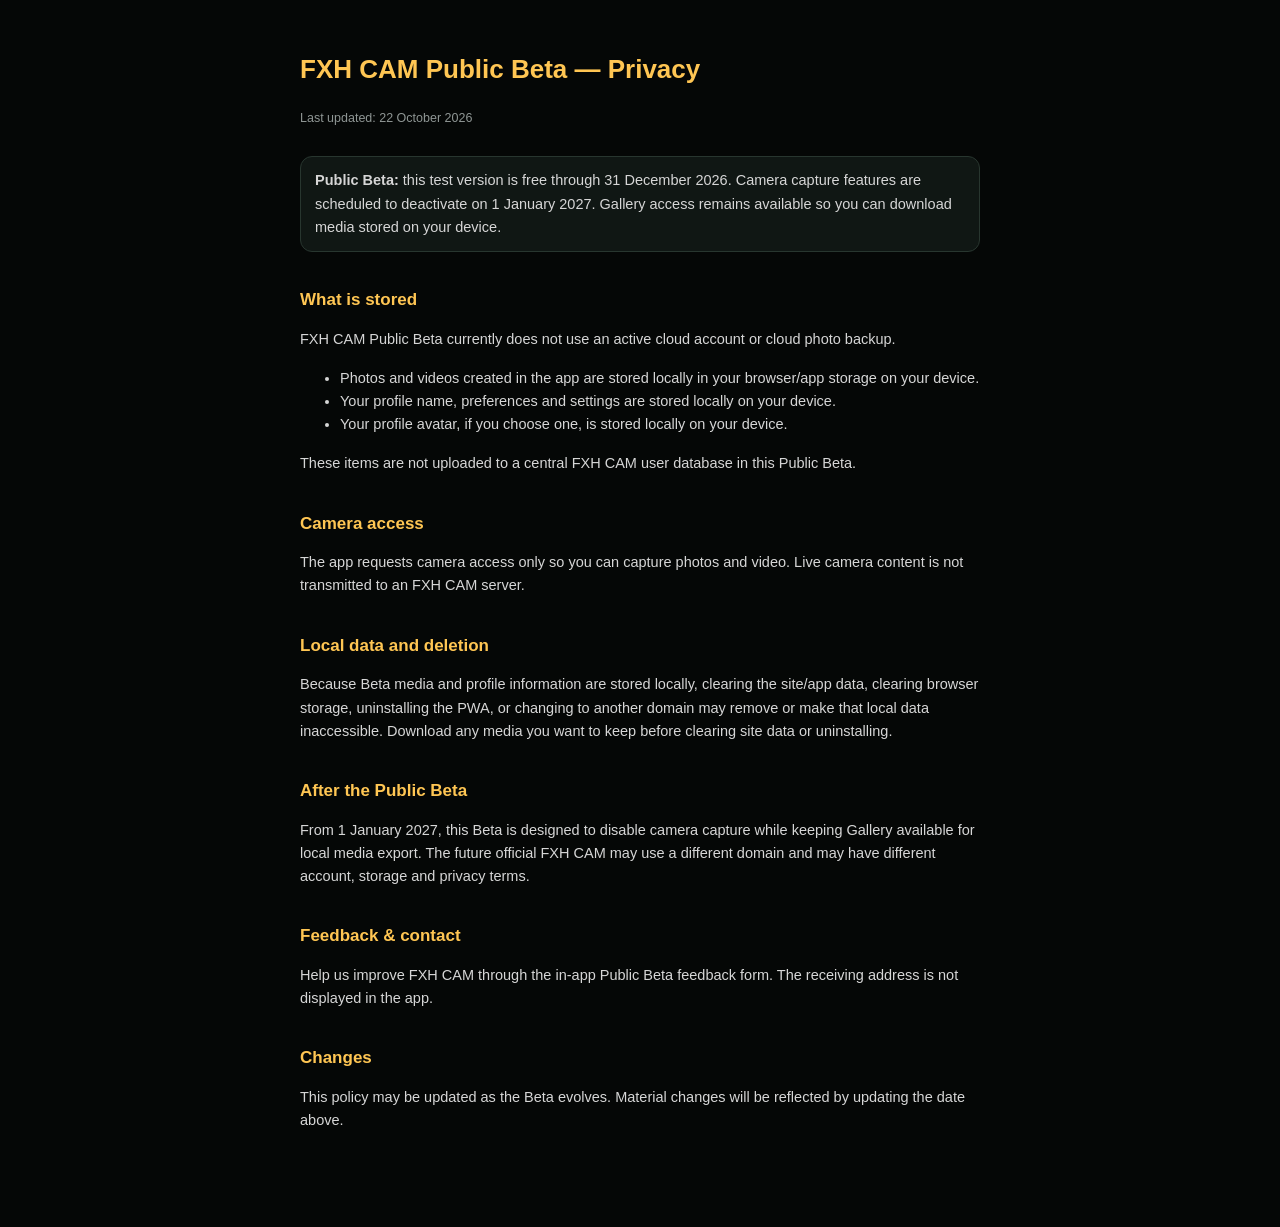
<file: privacy.html>
<!doctype html>
<html lang="en">
<head>
<meta charset="UTF-8" />
<meta name="viewport" content="width=device-width, initial-scale=1" />
<title>Privacy — FXH CAM Public Beta</title>
<style>
  body{background:#050706;color:#f2f2f2;font-family:-apple-system,BlinkMacSystemFont,"Segoe UI",Arial,sans-serif;max-width:680px;margin:0 auto;padding:32px 20px 80px;line-height:1.6}
  h1,h2{color:#FFC653} h1{font-size:26px} h2{font-size:17px;margin-top:34px}
  a{color:#FFC653} p,li{color:#d6d6d6;font-size:14.5px}.updated{color:#8f9694;font-size:12.5px;margin-bottom:28px}.note{background:#101714;border:1px solid #28362f;padding:12px 14px;border-radius:12px}
</style>
</head>
<body>
  <h1>FXH CAM Public Beta — Privacy</h1>
  <p class="updated">Last updated: 22 October 2026</p>
  <p class="note"><b>Public Beta:</b> this test version is free through 31 December 2026. Camera capture features are scheduled to deactivate on 1 January 2027. Gallery access remains available so you can download media stored on your device.</p>

  <h2>What is stored</h2>
  <p>FXH CAM Public Beta currently does not use an active cloud account or cloud photo backup.</p>
  <ul>
    <li>Photos and videos created in the app are stored locally in your browser/app storage on your device.</li>
    <li>Your profile name, preferences and settings are stored locally on your device.</li>
    <li>Your profile avatar, if you choose one, is stored locally on your device.</li>
  </ul>
  <p>These items are not uploaded to a central FXH CAM user database in this Public Beta.</p>

  <h2>Camera access</h2>
  <p>The app requests camera access only so you can capture photos and video. Live camera content is not transmitted to an FXH CAM server.</p>

  <h2>Local data and deletion</h2>
  <p>Because Beta media and profile information are stored locally, clearing the site/app data, clearing browser storage, uninstalling the PWA, or changing to another domain may remove or make that local data inaccessible. Download any media you want to keep before clearing site data or uninstalling.</p>

  <h2>After the Public Beta</h2>
  <p>From 1 January 2027, this Beta is designed to disable camera capture while keeping Gallery available for local media export. The future official FXH CAM may use a different domain and may have different account, storage and privacy terms.</p>

  <h2>Feedback & contact</h2>
  <p>Help us improve FXH CAM through the in-app Public Beta feedback form. The receiving address is not displayed in the app.</p>

  <h2>Changes</h2>
  <p>This policy may be updated as the Beta evolves. Material changes will be reflected by updating the date above.</p>
</body>
</html>
</file>
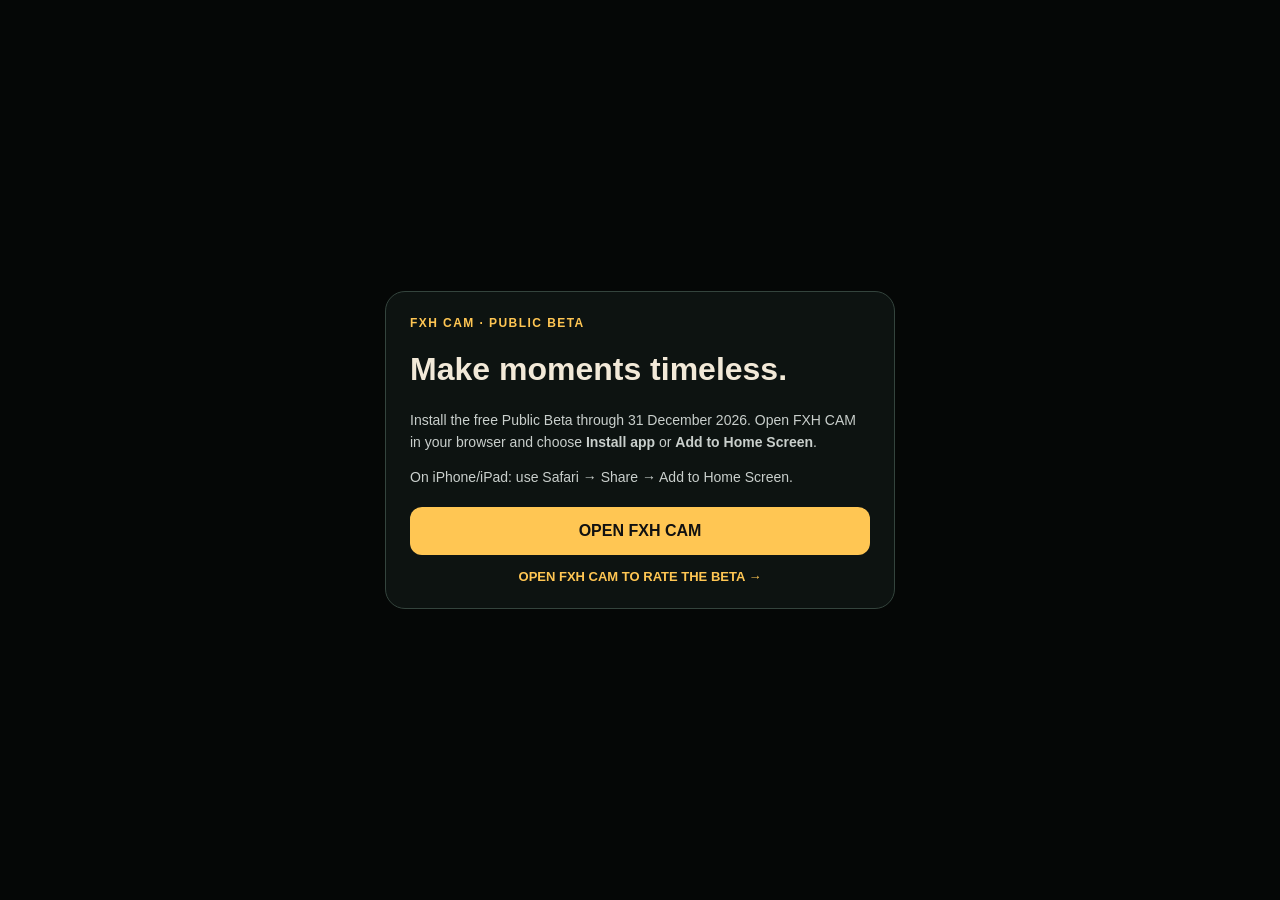
<file: shkarko.html>
<!doctype html>
<html lang="en">
<head>
<meta charset="utf-8">
<meta name="viewport" content="width=device-width,initial-scale=1">
<title>Install FXH CAM</title>
<style>body{margin:0;background:#050706;color:#f2e9d8;font-family:-apple-system,BlinkMacSystemFont,"Segoe UI",Arial,sans-serif;display:grid;place-items:center;min-height:100dvh;padding:24px;box-sizing:border-box}.card{max-width:460px;background:#0d1311;border:1px solid #34443d;border-radius:20px;padding:24px}.tag{color:#ffc653;font-weight:900;font-size:12px;letter-spacing:.12em}.btn{display:block;margin-top:18px;padding:15px 18px;border-radius:12px;background:#ffc653;color:#111;font-weight:900;text-decoration:none;text-align:center}.feedback{display:block;margin-top:14px;color:#ffc653;text-align:center;text-decoration:none;font-weight:800;font-size:13px}p{color:#c9cfcc;line-height:1.55;font-size:14px}</style>
</head>
<body><main class="card"><div class="tag">FXH CAM · PUBLIC BETA</div><h1>Make moments timeless.</h1><p>Install the free Public Beta through 31 December 2026. Open FXH CAM in your browser and choose <b>Install app</b> or <b>Add to Home Screen</b>.</p><p>On iPhone/iPad: use Safari → Share → Add to Home Screen.</p><a class="btn" href="/">OPEN FXH CAM</a><a class="feedback" href="/">OPEN FXH CAM TO RATE THE BETA →</a></main></body>
</html>
</file>
